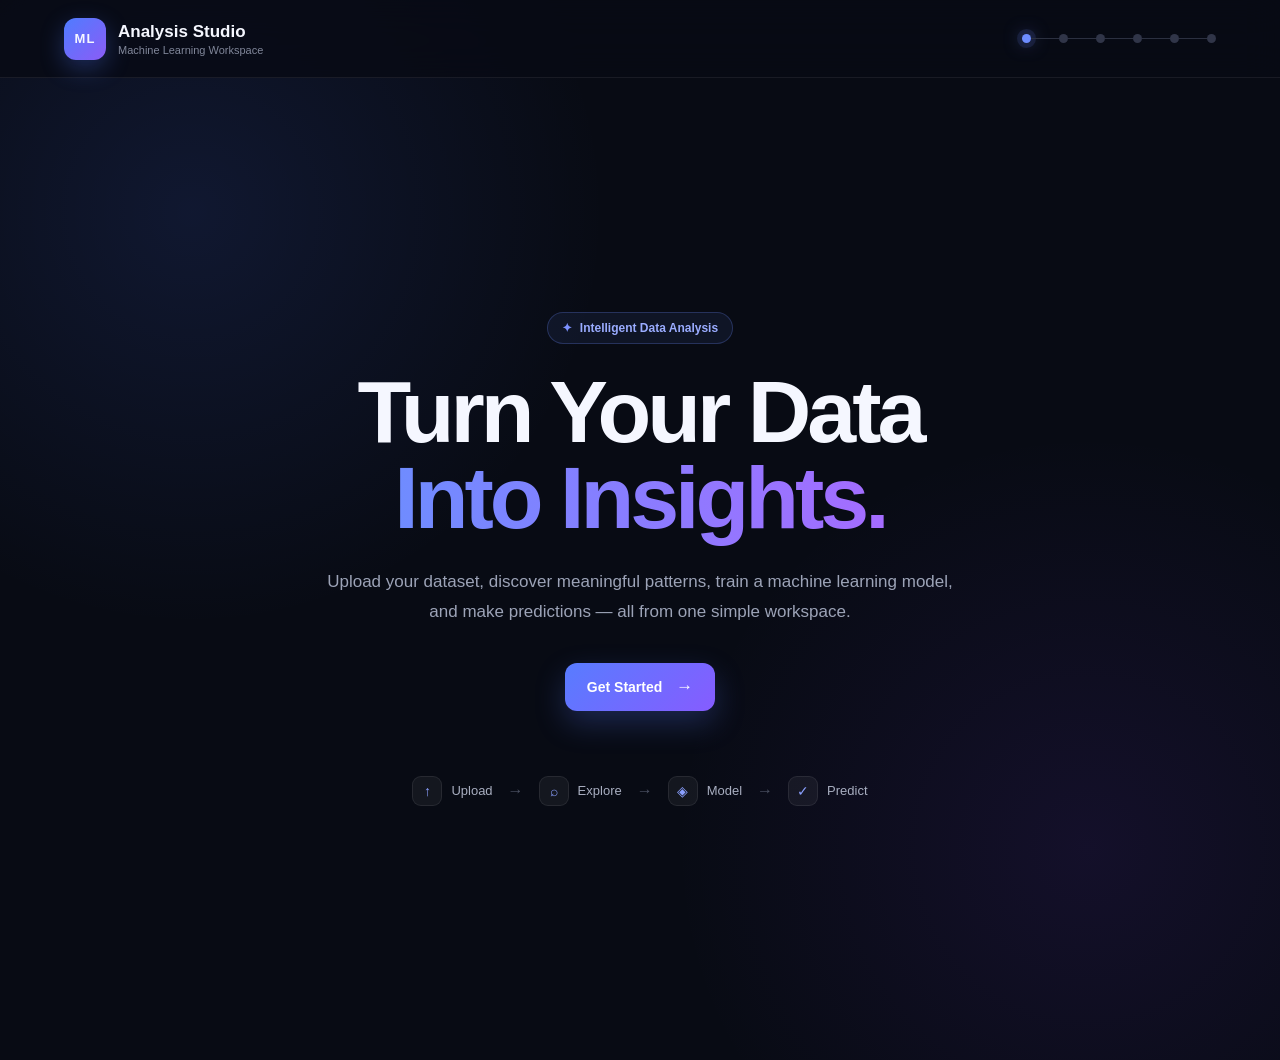
<file: templates/index.html>
<!DOCTYPE html>
<html lang="en">
<head>
    <meta charset="UTF-8">
    <meta name="viewport" content="width=device-width, initial-scale=1.0">

    <title>ML Analysis Studio</title>

    <link rel="stylesheet" href="/static/style.css">
</head>

<body>

<!-- =========================================================
     APP
========================================================= -->

<div class="app">


    <!-- =====================================================
         TOP BAR
    ====================================================== -->

    <header class="topbar">

        <div class="brand">
            <div class="brand-mark">ML</div>

            <div>
                <h1>Analysis Studio</h1>
                <span>Machine Learning Workspace</span>
            </div>
        </div>

        <div class="step-indicator">

            <span class="step-dot active"></span>
            <span class="step-line"></span>

            <span class="step-dot"></span>
            <span class="step-line"></span>

            <span class="step-dot"></span>
            <span class="step-line"></span>

            <span class="step-dot"></span>
            <span class="step-line"></span>

            <span class="step-dot"></span>
            <span class="step-line"></span>

            <span class="step-dot"></span>

        </div>

    </header>


    <!-- =====================================================
         MAIN CONTENT
    ====================================================== -->

    <main class="main-content">


        <!-- =================================================
             LANDING PAGE
        ================================================== -->

        <section id="landingPage" class="page active-page">

            <div class="hero">

                <div class="hero-badge">
                    <span>✦</span>
                    Intelligent Data Analysis
                </div>

                <h2>
                    Turn Your Data<br>
                    <span>Into Insights.</span>
                </h2>

                <p>
                    Upload your dataset, discover meaningful patterns,
                    train a machine learning model, and make predictions —
                    all from one simple workspace.
                </p>

                <button id="getStartedButton" class="primary-button">
                    Get Started
                    <span>→</span>
                </button>

                <div class="workflow">

                    <div class="workflow-item">
                        <div class="workflow-icon">↑</div>
                        <span>Upload</span>
                    </div>

                    <div class="workflow-arrow">→</div>

                    <div class="workflow-item">
                        <div class="workflow-icon">⌕</div>
                        <span>Explore</span>
                    </div>

                    <div class="workflow-arrow">→</div>

                    <div class="workflow-item">
                        <div class="workflow-icon">◈</div>
                        <span>Model</span>
                    </div>

                    <div class="workflow-arrow">→</div>

                    <div class="workflow-item">
                        <div class="workflow-icon">✓</div>
                        <span>Predict</span>
                    </div>

                </div>

            </div>

        </section>


        <!-- =================================================
             UPLOAD PAGE
        ================================================== -->

        <section id="uploadPage" class="page">

            <div class="page-header">

                <div class="page-number">01</div>

                <div>
                    <h2>Upload Dataset</h2>

                    <p>
                        Start by uploading a CSV dataset.
                    </p>
                </div>

            </div>


            <div class="upload-card">

                <div class="upload-icon">
                    ↑
                </div>

                <h3>Upload your CSV file</h3>

                <p>
                    Choose a dataset from your computer.
                </p>

                <input
                    type="file"
                    id="csvFile"
                    accept=".csv"
                >

                <label for="csvFile" class="upload-button">
                    Choose CSV File
                </label>

                <div id="selectedFile" class="selected-file">
                    No file selected
                </div>

            </div>


            <div class="page-actions">

                <button id="analyzeButton" class="primary-button">
                    Analyze Dataset
                    <span>→</span>
                </button>

            </div>

        </section>


        <!-- =================================================
             LOADING
        ================================================== -->

        <div
            id="loading"
            class="loading-overlay"
            style="display:none;"
        >

            <div class="loader"></div>

            <h3>Analyzing your dataset...</h3>

            <p>
                Please wait while ML Analysis Studio processes your data.
            </p>

        </div>


        <!-- =================================================
             ERROR
        ================================================== -->

        <div
            id="error"
            class="global-error"
            style="display:none;"
        ></div>


        <!-- =================================================
             OVERVIEW PAGE
        ================================================== -->

        <section id="overviewPage" class="page">

            <div class="page-header">

                <div class="page-number">02</div>

                <div>
                    <h2>Dataset Overview</h2>

                    <p>
                        Here's what your dataset looks like.
                    </p>
                </div>

            </div>


            <div class="stats-grid">

                <div class="stat-card">

                    <span class="stat-label">
                        Rows
                    </span>

                    <strong id="rowCount">
                        -
                    </strong>

                </div>


                <div class="stat-card">

                    <span class="stat-label">
                        Columns
                    </span>

                    <strong id="columnCount">
                        -
                    </strong>

                </div>


                <div class="stat-card">

                    <span class="stat-label">
                        Missing Values
                    </span>

                    <strong id="missingCount">
                        -
                    </strong>

                </div>

            </div>


            <div class="content-card">

                <div class="card-title">
                    <h3>Column Information</h3>

                    <span id="columnSummary"></span>
                </div>

                <div id="columnInfo" class="column-table"></div>

            </div>


            <div class="page-actions">

                <button
                    id="overviewContinueButton"
                    class="primary-button"
                >
                    Continue
                    <span>→</span>
                </button>

            </div>

        </section>


        <!-- =================================================
             TARGET PAGE
        ================================================== -->

        <section id="targetPage" class="page">

            <div class="page-header">

                <div class="page-number">03</div>

                <div>
                    <h2>Choose Your Target</h2>

                    <p>
                        Select the column your model should predict.
                    </p>
                </div>

            </div>


            <div class="content-card">

                <div class="card-title">

                    <div>
                        <h3>Suggested Targets</h3>

                        <p>
                            These columns look suitable for prediction.
                        </p>
                    </div>

                    <span class="recommended-badge">
                        Recommended
                    </span>

                </div>


                <div
                    id="targetSuggestions"
                    class="target-suggestions"
                ></div>


                <div class="manual-target">

                    <label for="targetColumn">
                        Or choose manually
                    </label>

                    <select id="targetColumn">
                        <option value="">
                            Select target column
                        </option>
                    </select>

                </div>

            </div>


            <div class="page-actions">

                <button
                    id="targetContinueButton"
                    class="primary-button"
                >
                    Continue
                    <span>→</span>
                </button>

            </div>

        </section>


        <!-- =================================================
             MODEL PAGE
        ================================================== -->

        <section id="modelPage" class="page">

            <div class="page-header">

                <div class="page-number">04</div>

                <div>
                    <h2>Choose Your Model</h2>

                    <p>
                        Your target determines the machine learning problem.
                    </p>
                </div>

            </div>


            <div class="problem-card">

                <span class="section-label">
                    Problem Type
                </span>

                <div
                    id="problemType"
                    class="problem-type"
                >
                    -
                </div>

                <p id="problemDescription"></p>

            </div>


            <div class="content-card">

                <div class="card-title">

                    <div>
                        <h3>Available Models</h3>

                        <p>
                            Select a model to train.
                        </p>
                    </div>

                </div>


                <div
                    id="modelOptions"
                    class="model-options"
                ></div>

            </div>


            <div class="page-actions">

                <button
                    id="trainButton"
                    class="primary-button"
                >
                    Train Model
                    <span>→</span>
                </button>

            </div>

        </section>


        <!-- =================================================
             RESULTS PAGE
        ================================================== -->

        <section id="resultsPage" class="page">

            <div class="page-header">

                <div class="page-number">05</div>

                <div>
                    <h2>Model Results</h2>

                    <p>
                        Your trained model has been evaluated.
                    </p>
                </div>

            </div>


            <div class="model-summary">

                <div>
                    <span>Target</span>
                    <strong id="resultTarget">-</strong>
                </div>

                <div>
                    <span>Problem</span>
                    <strong id="resultProblem">-</strong>
                </div>

                <div>
                    <span>Model</span>
                    <strong id="resultModel">-</strong>
                </div>

            </div>


            <div
                id="reliabilityCard"
                class="reliability-card"
            >

                <div class="reliability-icon">
                    ✓
                </div>

                <div>

                    <span>Model Reliability</span>

                    <strong id="reliabilityStatus">
                        -
                    </strong>

                </div>

            </div>


            <div class="metrics-grid" id="metrics"></div>


            <div class="content-card">

                <div class="card-title">

                    <div>
                        <h3>Important Features</h3>

                        <p>
                            Features that contributed most to the prediction.
                        </p>
                    </div>

                </div>


                <div
                    id="importantFeatures"
                    class="feature-list"
                ></div>

            </div>


            <div class="page-actions">

                <button
                    id="predictionContinueButton"
                    class="primary-button"
                >
                    Make a Prediction
                    <span>→</span>
                </button>

            </div>

        </section>


        <!-- =================================================
             PREDICTION PAGE
        ================================================== -->

        <section id="predictionPage" class="page">

            <div class="page-header">

                <div class="page-number">06</div>

                <div>
                    <h2>Make a Prediction</h2>

                    <p id="predictionDescription">
                        Enter the required values below.
                    </p>
                </div>

            </div>


            <div class="prediction-layout">

                <div class="content-card prediction-card">

                    <div class="card-title">

                        <div>
                            <h3>Input Features</h3>

                            <p>
                                Provide values for the selected features.
                            </p>
                        </div>

                    </div>


                    <div
                        id="predictionForm"
                        class="prediction-form"
                    ></div>


                    <button
                        id="predictButton"
                        class="primary-button full-button"
                    >
                        Predict
                        <span>→</span>
                    </button>


                    <div
                        id="predictionError"
                        class="prediction-error"
                        style="display:none;"
                    ></div>

                </div>


                <div
                    id="predictionResult"
                    class="prediction-result"
                    style="display:none;"
                >

                    <div class="result-check">
                        ✓
                    </div>

                    <span class="result-label">
                        Prediction
                    </span>

                    <h3 id="predictionValue">
                        -
                    </h3>

                    <p id="predictionTargetLabel">
                        -
                    </p>

                    <button
                        id="newPredictionButton"
                        class="secondary-button"
                    >
                        New Prediction
                    </button>

                </div>

            </div>

        </section>

    </main>


    <!-- =====================================================
         JAVASCRIPT
    ====================================================== -->

    <script src="/static/script.js"></script>

</div>

</body>
</html>
</file>
<file: static/style.css>
/* =========================================================
   RESET
========================================================= */

* {
    margin: 0;
    padding: 0;
    box-sizing: border-box;
}

html {
    scroll-behavior: smooth;
}

body {
    font-family: Inter, Arial, sans-serif;
    background:
        radial-gradient(circle at 15% 20%, rgba(76, 116, 255, 0.12), transparent 30%),
        radial-gradient(circle at 85% 80%, rgba(124, 58, 237, 0.10), transparent 30%),
        #080b14;
    color: #f5f7ff;
    min-height: 100vh;
}


/* =========================================================
   APP
========================================================= */

.app {
    min-height: 100vh;
}


/* =========================================================
   TOP BAR
========================================================= */

.topbar {
    position: sticky;
    top: 0;
    z-index: 100;

    height: 78px;
    padding: 0 5%;

    display: flex;
    align-items: center;
    justify-content: space-between;

    background: rgba(8, 11, 20, 0.80);
    backdrop-filter: blur(18px);

    border-bottom: 1px solid rgba(255, 255, 255, 0.07);
}

.brand {
    display: flex;
    align-items: center;
    gap: 12px;
}

.brand-mark {
    width: 42px;
    height: 42px;

    display: flex;
    align-items: center;
    justify-content: center;

    border-radius: 12px;

    background: linear-gradient(135deg, #4f7cff, #8b5cf6);

    font-size: 13px;
    font-weight: 800;
    letter-spacing: 1px;

    box-shadow: 0 8px 25px rgba(79, 124, 255, 0.30);
}

.brand h1 {
    font-size: 17px;
    font-weight: 700;
}

.brand span {
    display: block;
    margin-top: 2px;

    color: #81879a;
    font-size: 11px;
}


/* =========================================================
   STEP INDICATOR
========================================================= */

.step-indicator {
    display: flex;
    align-items: center;
}

.step-dot {
    width: 9px;
    height: 9px;

    border-radius: 50%;

    background: #303548;

    transition: 0.3s;
}

.step-dot.active {
    background: #6d8cff;

    box-shadow:
        0 0 0 5px rgba(109, 140, 255, 0.12),
        0 0 18px rgba(109, 140, 255, 0.7);
}

.step-line {
    width: 28px;
    height: 1px;

    background: #2b3040;
}


/* =========================================================
   MAIN
========================================================= */

.main-content {
    width: min(1100px, 92%);
    margin: 0 auto;
}


/* =========================================================
   PAGES
========================================================= */

.page {
    display: none;

    min-height: calc(100vh - 78px);

    padding: 70px 0 90px;

    animation: pageIn 0.45s ease;
}

.page.active-page {
    display: block;
}

@keyframes pageIn {
    from {
        opacity: 0;
        transform: translateY(18px);
    }

    to {
        opacity: 1;
        transform: translateY(0);
    }
}


/* =========================================================
   LANDING PAGE
========================================================= */

.hero {
    min-height: calc(100vh - 78px);

    display: flex;
    flex-direction: column;
    align-items: center;
    justify-content: center;

    text-align: center;

    max-width: 850px;
    margin: auto;
}

.hero-badge {
    display: inline-flex;
    align-items: center;
    gap: 8px;

    padding: 8px 14px;

    border: 1px solid rgba(109, 140, 255, 0.25);
    border-radius: 999px;

    background: rgba(109, 140, 255, 0.08);

    color: #9aacff;

    font-size: 12px;
    font-weight: 600;

    margin-bottom: 25px;
}

.hero-badge span {
    color: #7c91ff;
}

.hero h2 {
    font-size: clamp(48px, 8vw, 88px);
    line-height: 0.98;
    letter-spacing: -4px;

    margin-bottom: 25px;
}

.hero h2 span {
    background: linear-gradient(
        90deg,
        #6f8cff,
        #a56cff
    );

    -webkit-background-clip: text;
    -webkit-text-fill-color: transparent;
}

.hero > p {
    max-width: 650px;

    color: #9ca3b7;

    font-size: 17px;
    line-height: 1.8;

    margin-bottom: 35px;
}


/* =========================================================
   BUTTONS
========================================================= */

.primary-button,
.secondary-button {
    border: none;
    cursor: pointer;

    border-radius: 12px;

    padding: 14px 22px;

    font-size: 14px;
    font-weight: 700;

    transition:
        transform 0.2s,
        box-shadow 0.2s,
        background 0.2s;
}

.primary-button {
    color: white;

    background: linear-gradient(
        135deg,
        #587cff,
        #865cff
    );

    box-shadow:
        0 12px 30px rgba(86, 122, 255, 0.25);
}

.primary-button:hover {
    transform: translateY(-2px);

    box-shadow:
        0 16px 36px rgba(86, 122, 255, 0.38);
}

.primary-button span {
    margin-left: 10px;
    font-size: 17px;
}

.secondary-button {
    background: #202535;
    color: #e8ebf5;

    border: 1px solid #30364a;
}

.secondary-button:hover {
    background: #272d40;
}

.full-button {
    width: 100%;
}


/* =========================================================
   WORKFLOW
========================================================= */

.workflow {
    margin-top: 65px;

    display: flex;
    align-items: center;
    justify-content: center;

    gap: 15px;
}

.workflow-item {
    display: flex;
    align-items: center;
    gap: 9px;

    color: #a8aec0;

    font-size: 13px;
}

.workflow-icon {
    width: 30px;
    height: 30px;

    display: flex;
    align-items: center;
    justify-content: center;

    border-radius: 9px;

    background: rgba(255, 255, 255, 0.05);

    border: 1px solid rgba(255, 255, 255, 0.08);

    color: #8ba0ff;

    font-size: 14px;
}

.workflow-arrow {
    color: #4b5162;
}


/* =========================================================
   PAGE HEADER
========================================================= */

.page-header {
    display: flex;
    align-items: flex-start;

    gap: 18px;

    margin-bottom: 40px;
}

.page-number {
    display: flex;
    align-items: center;
    justify-content: center;

    width: 45px;
    height: 45px;

    flex-shrink: 0;

    border-radius: 13px;

    background: rgba(109, 140, 255, 0.12);

    color: #91a3ff;

    font-size: 13px;
    font-weight: 800;
}

.page-header h2 {
    font-size: 34px;
    letter-spacing: -1px;

    margin-bottom: 5px;
}

.page-header p {
    color: #80879a;
    font-size: 14px;
}


/* =========================================================
   CARDS
========================================================= */

.content-card,
.upload-card,
.problem-card {
    background: rgba(19, 23, 35, 0.78);

    border: 1px solid rgba(255, 255, 255, 0.08);

    border-radius: 18px;

    padding: 28px;

    box-shadow:
        0 18px 50px rgba(0, 0, 0, 0.20);

    backdrop-filter: blur(15px);
}


/* =========================================================
   UPLOAD
========================================================= */

.upload-card {
    min-height: 350px;

    display: flex;
    flex-direction: column;
    align-items: center;
    justify-content: center;

    text-align: center;

    border: 1px dashed rgba(121, 143, 255, 0.35);
}

.upload-icon {
    width: 70px;
    height: 70px;

    display: flex;
    align-items: center;
    justify-content: center;

    border-radius: 20px;

    background:
        linear-gradient(
            135deg,
            rgba(89, 121, 255, 0.18),
            rgba(146, 92, 255, 0.18)
        );

    color: #88a0ff;

    font-size: 30px;

    margin-bottom: 20px;
}

.upload-card h3 {
    font-size: 22px;
    margin-bottom: 7px;
}

.upload-card p {
    color: #7f8699;
    margin-bottom: 25px;
}

#csvFile {
    display: none;
}

.upload-button {
    display: inline-block;

    padding: 12px 19px;

    border-radius: 10px;

    background: #202638;

    color: #dfe4f3;

    border: 1px solid #343b50;

    cursor: pointer;

    font-size: 13px;
    font-weight: 700;

    transition: 0.2s;
}

.upload-button:hover {
    background: #293147;
}

.selected-file {
    margin-top: 15px;

    color: #71798b;

    font-size: 12px;
}


/* =========================================================
   PAGE ACTIONS
========================================================= */

.page-actions {
    margin-top: 30px;

    display: flex;
    justify-content: flex-end;
}


/* =========================================================
   STATS
========================================================= */

.stats-grid {
    display: grid;

    grid-template-columns:
        repeat(3, 1fr);

    gap: 16px;

    margin-bottom: 20px;
}

.stat-card {
    padding: 25px;

    background: rgba(19, 23, 35, 0.75);

    border:
        1px solid rgba(255, 255, 255, 0.07);

    border-radius: 16px;
}

.stat-label {
    display: block;

    color: #777f92;

    font-size: 12px;
    font-weight: 600;

    margin-bottom: 9px;
}

.stat-card strong {
    font-size: 34px;
    letter-spacing: -1px;
}


/* =========================================================
   CARD TITLE
========================================================= */

.card-title {
    display: flex;
    align-items: flex-start;
    justify-content: space-between;

    gap: 20px;

    margin-bottom: 22px;
}

.card-title h3 {
    font-size: 18px;
    margin-bottom: 4px;
}

.card-title p {
    color: #777f92;
    font-size: 12px;
}


/* =========================================================
   COLUMN TABLE
========================================================= */

.column-table {
    display: flex;
    flex-direction: column;
    gap: 8px;
}

.column-row {
    display: grid;

    grid-template-columns:
        1.6fr 1fr 1fr 1fr;

    gap: 15px;

    padding: 13px 15px;

    border-radius: 10px;

    background: rgba(255, 255, 255, 0.025);

    border: 1px solid rgba(255, 255, 255, 0.04);

    font-size: 13px;
}

.column-row.header {
    background: transparent;
    border: none;

    color: #656d80;

    font-size: 11px;
    font-weight: 700;

    text-transform: uppercase;
    letter-spacing: 0.7px;
}

.column-row span {
    color: #a4aabb;
}


/* =========================================================
   TARGETS
========================================================= */

.recommended-badge {
    padding: 6px 10px;

    border-radius: 999px;

    background: rgba(79, 124, 255, 0.10);

    color: #8ea4ff;

    border: 1px solid rgba(79, 124, 255, 0.20);

    font-size: 10px;
    font-weight: 700;
}

.target-suggestions {
    display: grid;
    gap: 10px;
}

.target-option {
    position: relative;

    padding: 17px;

    border-radius: 12px;

    background: #151a29;

    border: 1px solid #272e42;

    cursor: pointer;

    transition: 0.2s;
}

.target-option:hover {
    border-color: #596fff;

    background: #191f32;
}

.target-option.selected {
    border-color: #6882ff;

    background:
        linear-gradient(
            135deg,
            rgba(86, 122, 255, 0.13),
            rgba(134, 92, 255, 0.08)
        );
}

.target-option strong {
    font-size: 14px;
}

.target-option small {
    display: block;

    color: #717a8e;

    margin-top: 4px;

    font-size: 11px;
}

.manual-target {
    margin-top: 25px;

    padding-top: 25px;

    border-top: 1px solid #272d3d;
}


/* =========================================================
   LABELS / INPUTS
========================================================= */

label {
    display: block;

    color: #aab1c2;

    font-size: 12px;
    font-weight: 700;

    margin-bottom: 9px;
}

select,
input[type="number"] {
    width: 100%;

    padding: 13px 14px;

    border-radius: 10px;

    border: 1px solid #30374b;

    background: #111522;

    color: #edf0fa;

    font-size: 14px;

    outline: none;

    transition: 0.2s;
}

select:focus,
input[type="number"]:focus {
    border-color: #6781ff;

    box-shadow:
        0 0 0 3px rgba(103, 129, 255, 0.10);
}


/* =========================================================
   PROBLEM
========================================================= */

.problem-card {
    margin-bottom: 20px;
}

.section-label {
    display: block;

    color: #6f778a;

    font-size: 11px;
    font-weight: 700;

    text-transform: uppercase;

    letter-spacing: 1px;

    margin-bottom: 10px;
}

.problem-type {
    font-size: 28px;
    font-weight: 800;

    margin-bottom: 7px;
}

.problem-type.classification {
    color: #7890ff;
}

.problem-type.regression {
    color: #65d59a;
}

#problemDescription {
    color: #777f92;

    font-size: 13px;
}


/* =========================================================
   MODEL OPTIONS
========================================================= */

.model-options {
    display: grid;

    grid-template-columns:
        repeat(2, 1fr);

    gap: 12px;
}

.model-option {
    padding: 19px;

    border-radius: 13px;

    background: #151a29;

    border: 1px solid #292f42;

    cursor: pointer;

    transition: 0.2s;
}

.model-option:hover {
    transform: translateY(-2px);

    border-color: #5d73ff;
}

.model-option.selected {
    border-color: #6982ff;

    background:
        linear-gradient(
            135deg,
            rgba(90, 119, 255, 0.12),
            rgba(137, 89, 255, 0.08)
        );
}

.model-option h4 {
    font-size: 14px;

    margin-bottom: 5px;
}

.model-option p {
    color: #6f778a;

    font-size: 11px;
}


/* =========================================================
   RESULTS
========================================================= */

.model-summary {
    display: grid;

    grid-template-columns:
        repeat(3, 1fr);

    gap: 12px;

    margin-bottom: 18px;
}

.model-summary > div {
    padding: 18px;

    border-radius: 13px;

    background: #141927;

    border: 1px solid #262d40;
}

.model-summary span {
    display: block;

    color: #6f778b;

    font-size: 10px;
    text-transform: uppercase;

    letter-spacing: 0.6px;

    margin-bottom: 7px;
}

.model-summary strong {
    font-size: 14px;
}


/* =========================================================
   RELIABILITY
========================================================= */

.reliability-card {
    display: flex;
    align-items: center;

    gap: 14px;

    padding: 17px 19px;

    margin-bottom: 18px;

    border-radius: 13px;

    background: rgba(52, 211, 153, 0.07);

    border: 1px solid rgba(52, 211, 153, 0.20);
}

.reliability-card.needs-improvement {
    background: rgba(251, 191, 36, 0.07);

    border-color: rgba(251, 191, 36, 0.20);
}

.reliability-icon {
    width: 38px;
    height: 38px;

    display: flex;
    align-items: center;
    justify-content: center;

    border-radius: 11px;

    background: rgba(52, 211, 153, 0.13);

    color: #62daa5;

    font-weight: 800;
}

.reliability-card.needs-improvement .reliability-icon {
    background: rgba(251, 191, 36, 0.12);
    color: #f6c453;
}

.reliability-card span {
    display: block;

    color: #737c90;

    font-size: 10px;

    text-transform: uppercase;
    letter-spacing: 0.6px;
}

.reliability-card strong {
    display: block;

    margin-top: 3px;

    font-size: 15px;
}


/* =========================================================
   METRICS
========================================================= */

.metrics-grid {
    display: grid;

    grid-template-columns:
        repeat(4, 1fr);

    gap: 12px;

    margin-bottom: 20px;
}

.metric-card {
    padding: 20px;

    border-radius: 14px;

    background: #141927;

    border: 1px solid #272e41;

    text-align: center;
}

.metric-card span {
    display: block;

    color: #71798b;

    font-size: 10px;

    text-transform: uppercase;

    letter-spacing: 0.7px;

    margin-bottom: 8px;
}

.metric-card strong {
    font-size: 25px;
}


/* =========================================================
   FEATURES
========================================================= */

.feature-list {
    display: flex;
    flex-direction: column;
    gap: 10px;
}

.feature-row {
    display: flex;
    align-items: center;
    gap: 13px;
}

.feature-name {
    width: 150px;

    flex-shrink: 0;

    color: #b3b9c9;

    font-size: 12px;
}

.feature-bar {
    flex: 1;

    height: 8px;

    border-radius: 999px;

    background: #242a3a;

    overflow: hidden;
}

.feature-bar-fill {
    height: 100%;

    border-radius: inherit;

    background: linear-gradient(
        90deg,
        #587cff,
        #9b68ff
    );
}


/* =========================================================
   PREDICTION
========================================================= */

.prediction-layout {
    display: grid;

    grid-template-columns:
        minmax(0, 1.4fr)
        minmax(280px, 0.8fr);

    gap: 20px;

    align-items: start;
}

.prediction-form {
    display: grid;

    grid-template-columns:
        repeat(2, 1fr);

    gap: 16px;

    margin-bottom: 25px;
}

.prediction-field {
    margin-bottom: 0;
}

.prediction-field label {
    margin-bottom: 8px;
}

.prediction-result {
    padding: 35px 25px;

    border-radius: 18px;

    text-align: center;

    background:
        radial-gradient(
            circle at top,
            rgba(92, 124, 255, 0.12),
            transparent 60%
        ),
        #141927;

    border: 1px solid #2b3348;
}

.result-check {
    width: 58px;
    height: 58px;

    margin: 0 auto 18px;

    display: flex;
    align-items: center;
    justify-content: center;

    border-radius: 50%;

    background: rgba(70, 211, 157, 0.12);

    color: #61d9a3;

    font-size: 24px;
    font-weight: 800;
}

.result-label {
    color: #727b8f;

    font-size: 11px;

    text-transform: uppercase;

    letter-spacing: 1px;
}

.prediction-result h3 {
    margin: 8px 0;

    font-size: 31px;

    background:
        linear-gradient(
            90deg,
            #7c9aff,
            #a56dff
        );

    -webkit-background-clip: text;
    -webkit-text-fill-color: transparent;
}

.prediction-result p {
    color: #717a8d;

    font-size: 12px;

    margin-bottom: 22px;
}


/* =========================================================
   PREDICTION ERROR
========================================================= */

.prediction-error,
.global-error {
    margin-top: 16px;

    padding: 13px 15px;

    border-radius: 10px;

    background: rgba(248, 113, 113, 0.10);

    color: #ff9898;

    border: 1px solid rgba(248, 113, 113, 0.20);

    font-size: 12px;
    font-weight: 600;
}

.global-error {
    width: min(1100px, 92%);
    margin: 20px auto;
}


/* =========================================================
   LOADING
========================================================= */

.loading-overlay {
    position: fixed;

    inset: 0;

    z-index: 200;

    display: flex;

    flex-direction: column;

    align-items: center;
    justify-content: center;

    background: rgba(8, 11, 20, 0.88);

    backdrop-filter: blur(12px);

    text-align: center;
}

.loader {
    width: 46px;
    height: 46px;

    border: 3px solid #282e40;

    border-top-color: #7188ff;

    border-radius: 50%;

    animation: spin 0.8s linear infinite;

    margin-bottom: 20px;
}

@keyframes spin {
    to {
        transform: rotate(360deg);
    }
}

.loading-overlay h3 {
    font-size: 18px;

    margin-bottom: 6px;
}

.loading-overlay p {
    color: #727a8c;

    font-size: 12px;
}


/* =========================================================
   RESPONSIVE
========================================================= */

@media (max-width: 850px) {

    .topbar {
        padding: 0 4%;
    }

    .step-indicator {
        display: none;
    }

    .stats-grid,
    .model-summary {
        grid-template-columns:
            1fr;
    }

    .metrics-grid {
        grid-template-columns:
            repeat(2, 1fr);
    }

    .prediction-layout {
        grid-template-columns:
            1fr;
    }
}


@media (max-width: 650px) {

    .page {
        padding: 45px 0 70px;
    }

    .hero {
        min-height: calc(100vh - 78px);
    }

    .hero h2 {
        font-size: 50px;
        letter-spacing: -2.5px;
    }

    .hero > p {
        font-size: 14px;
    }

    .workflow {
        flex-wrap: wrap;
        margin-top: 45px;
    }

    .workflow-arrow {
        display: none;
    }

    .page-header h2 {
        font-size: 27px;
    }

    .content-card,
    .upload-card,
    .problem-card {
        padding: 20px;
    }

    .column-row {
        grid-template-columns:
            1.5fr 1fr;

        gap: 8px;
    }

    .column-row span:nth-child(3),
    .column-row span:nth-child(4) {
        display: none;
    }

    .model-options {
        grid-template-columns:
            1fr;
    }

    .prediction-form {
        grid-template-columns:
            1fr;
    }

    .metrics-grid {
        grid-template-columns:
            repeat(2, 1fr);
    }

    .page-actions {
        justify-content: stretch;
    }

    .page-actions .primary-button {
        width: 100%;
    }
}
/* =========================================================
   PREDICTION FIELD INFORMATION
========================================================= */

.prediction-field-title {
    margin-bottom: 4px;
}

.prediction-field-title label {
    margin-bottom: 0;
}


.feature-help {
    color: #6f778a;

    font-size: 11px;

    line-height: 1.5;

    margin-bottom: 9px;
}


.feature-range {
    color: #9299aa;

    font-size: 11px;

    margin-bottom: 3px;
}


.feature-default {
    color: #7f9aff;

    font-size: 11px;

    margin-bottom: 9px;
}
</file>
